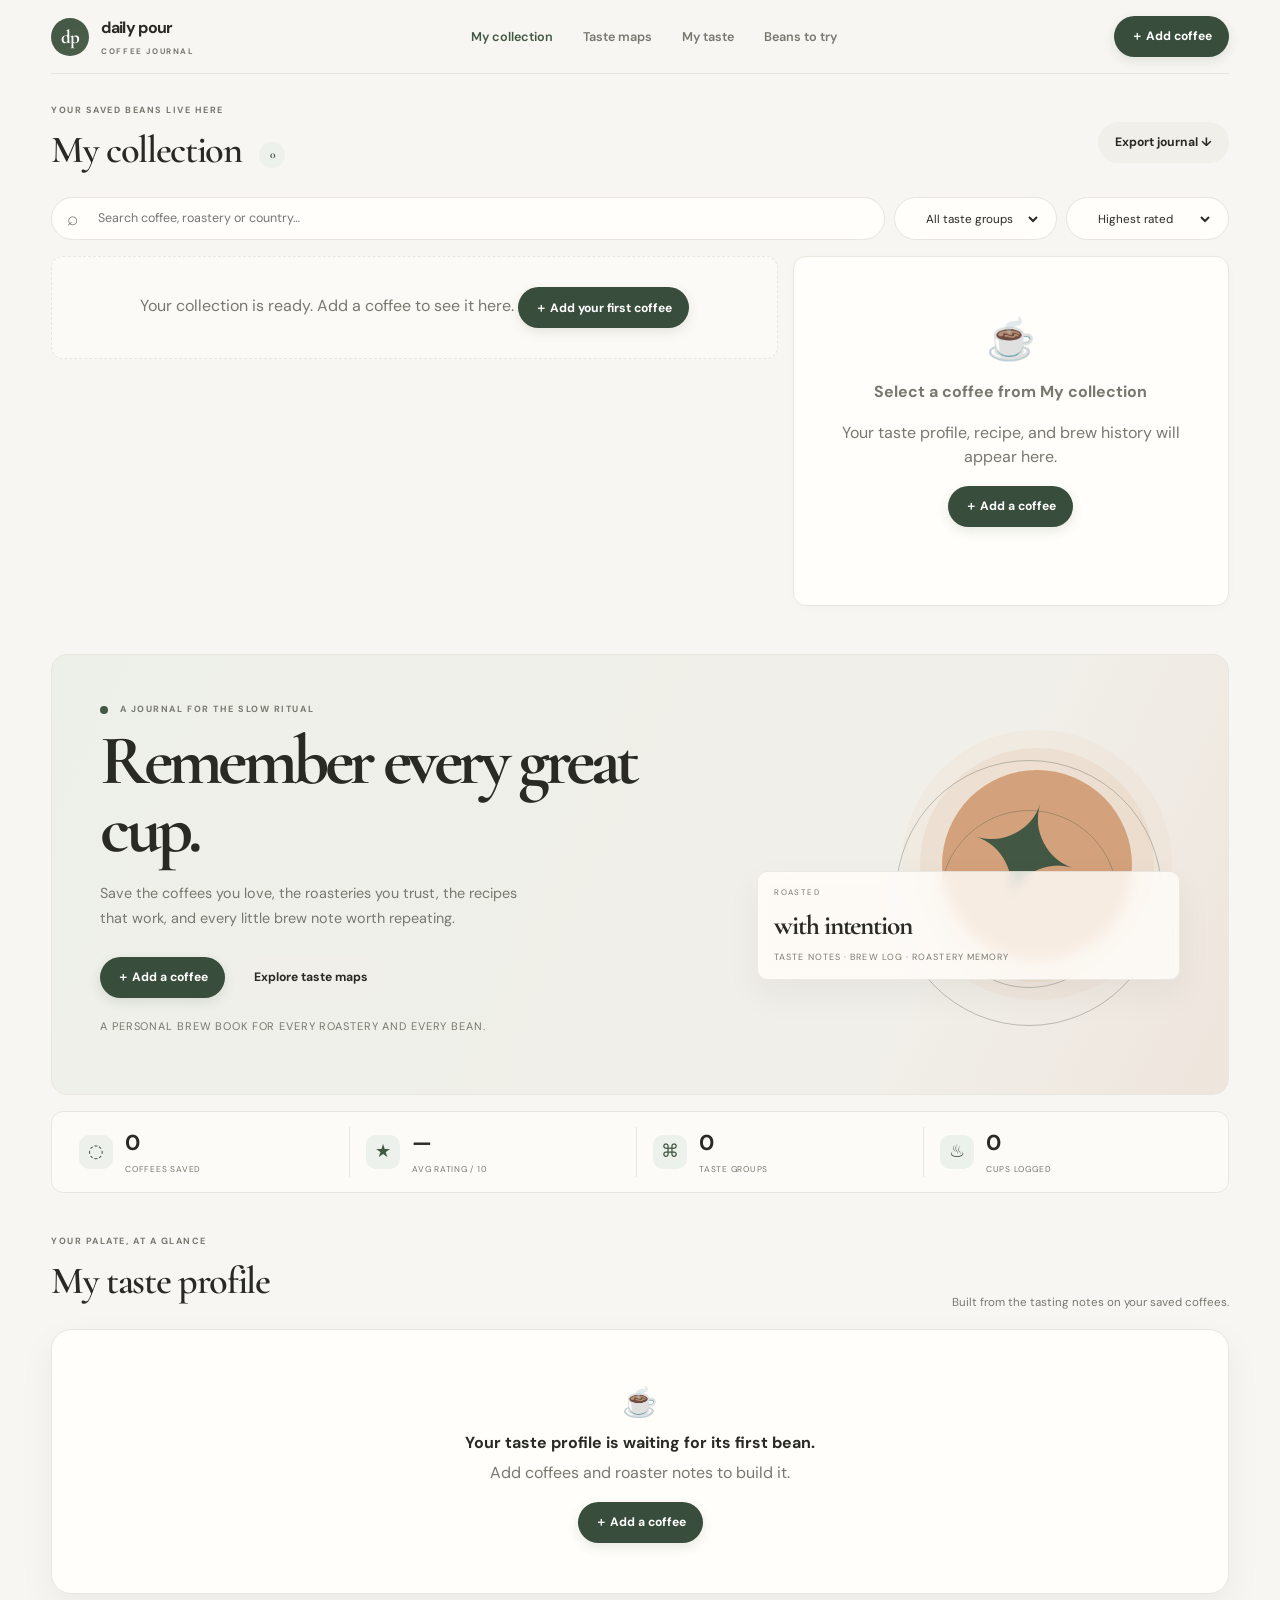
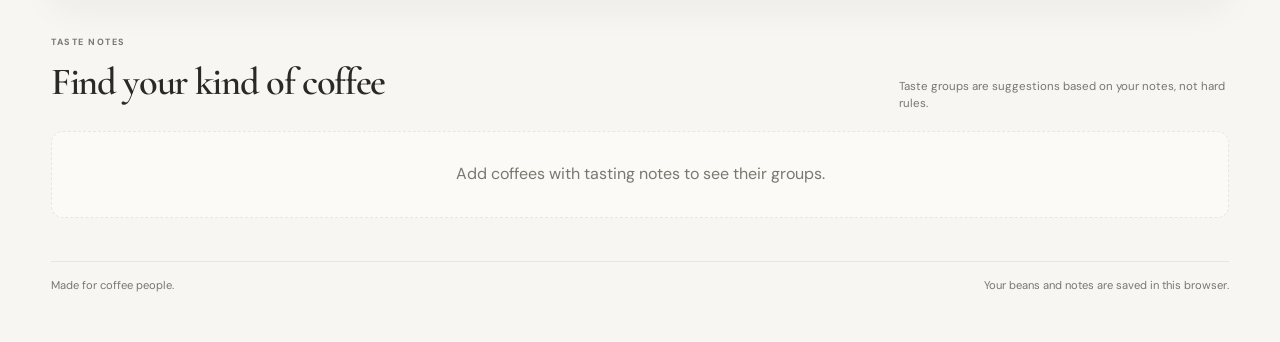
<file: index.html>
<!doctype html>
<html lang="en">
  <head>
    <meta charset="UTF-8" />
    <meta name="viewport" content="width=device-width, initial-scale=1" />
    <meta name="theme-color" content="#f3efe8" />
    <meta name="description" content="Daily Pour is a premium coffee journal for roasteries, tasting notes, recipes and brew history." />
    <title>Daily Pour | Coffee Journal</title>
    <link rel="preconnect" href="https://fonts.googleapis.com" />
    <link rel="preconnect" href="https://fonts.gstatic.com" crossorigin />
    <link href="https://fonts.googleapis.com/css2?family=DM+Sans:wght@400;500;600;700&family=Cormorant+Garamond:wght@500;600;700&display=swap" rel="stylesheet" />
    <link rel="stylesheet" href="styles.css?v=20261112" />
    <link rel="stylesheet" href="recipe.css?v=20261121" />
    <link rel="stylesheet" href="flow-enhancements.css?v=20261112" />
    <link rel="stylesheet" href="polish.css?v=20261112" />
    <link rel="stylesheet" href="drink-profile.css?v=20261112" />
  </head>
  <body>
    <div class="app-shell">
      <header class="topbar">
        <a class="brand" href="#top" aria-label="Daily Pour home"><span class="brand-mark">dp</span><span class="brand-copy">daily pour<small>coffee journal</small></span></a>
        <nav class="main-nav" aria-label="Main navigation"><a href="#library" class="nav-link active">My collection</a><a href="taste-profile.html" class="nav-link">Taste maps</a><a href="#tasteProfile" class="nav-link">My taste</a><a href="beans-to-try.html" class="nav-link">Beans to try</a></nav>
        <button id="addBeanButton" class="button button-dark">＋ Add coffee</button>
      </header>
      <main id="top">
        <section id="library" class="library-section collection-first">
          <div class="section-heading"><div><p class="eyebrow">your saved beans live here</p><h2>My collection <span id="visibleCount" class="count-bubble">0</span></h2></div><button id="exportButton" class="button button-light">Export journal ↓</button></div>
          <div class="toolbar"><label class="search-field"><span aria-hidden="true">⌕</span><input id="searchInput" type="search" placeholder="Search coffee, roastery or country…" aria-label="Search coffee library" /></label><label class="select-wrap"><span class="sr-only">Filter by taste group</span><select id="clusterFilter"><option value="all">All taste groups</option></select></label><label class="select-wrap"><span class="sr-only">Sort coffees</span><select id="sortSelect"><option value="rating">Highest rated</option><option value="recent">Recently added</option><option value="roast">Roast date</option><option value="name">Name A–Z</option></select></label></div>
          <div class="content-grid"><div id="beanGrid" class="bean-grid" aria-live="polite"></div><aside id="detailPanel" class="detail-panel" aria-live="polite"></aside></div>
        </section>
        <section class="hero"><div class="hero-copy"><p class="eyebrow"><span class="eyebrow-dot"></span> A journal for the slow ritual</p><h1>Remember every great cup.</h1><p class="hero-text">Save the coffees you love, the roasteries you trust, the recipes that work, and every little brew note worth repeating.</p><div class="hero-actions"><button id="introAddButton" class="button button-dark">＋ Add a coffee</button><a href="taste-profile.html" class="button button-light">Explore taste maps</a></div><p class="hero-note">A personal brew book for every roastery and every bean.</p></div><div class="hero-visual" aria-hidden="true"><div class="sun"></div><div class="ring ring-large"></div><div class="ring ring-small"></div><div class="bean-mark">✦</div><div class="hero-card"><span>roasted</span><strong>with intention</strong><small>taste notes · brew log · roastery memory</small></div></div></section>
        <section class="stats-row" aria-label="Coffee summary"><article class="stat"><span class="stat-icon">◌</span><div><strong id="beanCount">0</strong><small>coffees saved</small></div></article><article class="stat"><span class="stat-icon">★</span><div><strong id="avgRating">—</strong><small>avg rating / 10</small></div></article><article class="stat"><span class="stat-icon">⌘</span><div><strong id="clusterCount">0</strong><small>taste groups</small></div></article><article class="stat"><span class="stat-icon">♨</span><div><strong id="brewCount">0</strong><small>cups logged</small></div></article></section>
        <section id="tasteProfile" class="taste-profile-section"><div class="section-heading"><div><p class="eyebrow">your palate, at a glance</p><h2>My taste profile</h2></div><p class="section-note">Built from the tasting notes on your saved coffees.</p></div><div id="tasteOverview" class="taste-overview" aria-live="polite"></div></section>
        <section id="clusters" class="clusters-section"><div class="section-heading"><div><p class="eyebrow">taste notes</p><h2>Find your kind of coffee</h2></div><p class="section-note">Taste groups are suggestions based on your notes, not hard rules.</p></div><div id="clusterGrid" class="cluster-grid"></div></section>
        <footer class="site-footer"><span>Made for coffee people.</span><span>Your beans and notes are saved in this browser.</span></footer>
      </main>
    </div>
    <dialog id="beanDialog" class="dialog"><form id="beanForm" class="dialog-card"><div class="dialog-heading"><div><p class="eyebrow">new find</p><h2>Add a coffee</h2></div><button type="button" class="icon-button" data-close aria-label="Close">×</button></div><p class="form-hint">Search the roastery online, then keep the details you care about. German roasteries are fully supported.</p><div class="lookup-row"><label>Roastery name<input name="roaster" required maxlength="100" placeholder="e.g. Caffè Due Mani" /></label><label>City / region<input name="roasterLocation" maxlength="100" placeholder="e.g. Frankfurt am Main" /></label><button type="button" id="searchRoasteryButton" class="button button-light lookup-button">Search roastery ↗</button></div><p class="lookup-note">GitHub Pages cannot reliably scrape arbitrary sites from the browser. Search to verify its official site, then save the details you want to keep.</p><div class="form-grid"><label class="wide">Coffee / lot name<input name="name" required maxlength="100" placeholder="e.g. Hambela — Natural" /></label><label>Origin<input name="origin" maxlength="100" placeholder="e.g. Guji, Ethiopia" /></label><label>Roast date<input name="roastDate" type="date" /></label><label class="wide">Roaster's tasting notes<input name="profile" maxlength="200" placeholder="peach, jasmine, honey — separated by commas" /></label><label class="wide">Product / roastery page<input name="productUrl" type="url" placeholder="https://roastery.example/coffee (optional)" /></label><label>Roast level<select name="roastLevel"><option>Light</option><option>Light-medium</option><option selected>Medium</option><option>Medium-dark</option><option>Dark</option></select></label><label>Starting brew method<select name="method"><option selected>Espresso</option><option>Pour over</option><option>V60</option><option>AeroPress</option><option>French press</option><option>Clever dripper</option></select></label></div><p class="recipe-preview-note">A suggested starting recipe is made from roast, tasting notes and method. Shot-time guidance is a range to test—not a promise of perfect flavor.</p><div class="dialog-actions"><button type="button" class="button button-light" data-close>Cancel</button><button type="submit" class="button button-dark">Save coffee</button></div></form></dialog>
    <dialog id="brewDialog" class="dialog"><form id="brewForm" class="dialog-card"><div class="dialog-heading"><div><p class="eyebrow">dial in your next cup</p><h2>Recipe & brew log</h2></div><button type="button" class="icon-button" data-close aria-label="Close">×</button></div><p id="brewBeanName" class="form-hint"></p><div id="recipeSuggestion" class="recipe-suggestion" role="note"></div><p class="form-hint">Meraki: main brew pressure and group head temperature are fixed, so recipes use grams in/out, flow time, pre-infusion time and pressure, and grinder adjustments.</p><div class="form-grid"><label>Grams in (g)<input name="dose" type="number" min="1" max="100" step="0.1" required /></label><label>Grams out (g)<input name="output" type="number" min="1" max="500" step="0.1" required /></label><label>Grind (base grinder)<input name="grind" required maxlength="50" placeholder="e.g. 2 steps finer than before" /></label><label>Brew method<input name="method" required maxlength="50" placeholder="Espresso, V60…" /></label><label>Drink style<select name="drinkStyle"><option value="black">Espresso · black</option><option value="americano">Americano</option><option value="milk">Espresso · dairy milk</option><option value="oat">Espresso · oat milk</option><option value="icedmilk">Iced latte · dairy milk</option><option value="icedoat">Iced latte · oat milk</option></select></label><label>Pre-infusion time<input name="preInfusion" maxlength="40" placeholder="e.g. 8s" /></label><label>Pre-infusion pressure (bar)<input name="preInfusionPressure" maxlength="12" placeholder="e.g. 3" /></label><label>Flow time (s)<input name="targetFlowTime" maxlength="30" placeholder="e.g. 27–32" /><small class="field-help">Suggested from dose, yield, roast and notes. Timed from pump start, including pre-infusion.</small></label><label>Actual shot time (s)<input name="actualFlowTime" type="number" min="1" max="180" step="0.1" placeholder="Log after brewing" /><small class="field-help">Use the same pump-start-to-target convention as the target.</small></label><label class="wide rating-field">Cup rating <span class="rating-value"><output id="ratingOutput">Not rated</output><small> / 10</small></span><input name="rating" id="ratingInput" class="rating-range" type="range" min="0" max="10" step="0.5" value="8" /><span class="range-hint"><label class="unrated-toggle"><input id="unratedCheckbox" type="checkbox" checked /> Leave this cup unrated</label><span>0 = not for me · 10 = exceptional</span></span></label><label class="wide">Brew notes<textarea name="notes" rows="3" maxlength="500" placeholder="What did you taste? What will you change next time?"></textarea></label></div><div class="dialog-actions"><button type="button" class="button button-light" data-close>Cancel</button><button type="submit" class="button button-dark">Save latest recipe</button></div></form></dialog>
    <div id="toast" class="toast" role="status" aria-live="polite"></div><script src="script.js?v=20261121"></script><script src="flow-enhancements.js?v=20261121"></script><script src="recipe-advice.js?v=20261121"></script><script src="recipe-coach.js?v=20261121"></script>
  </body>
</html>
</file>
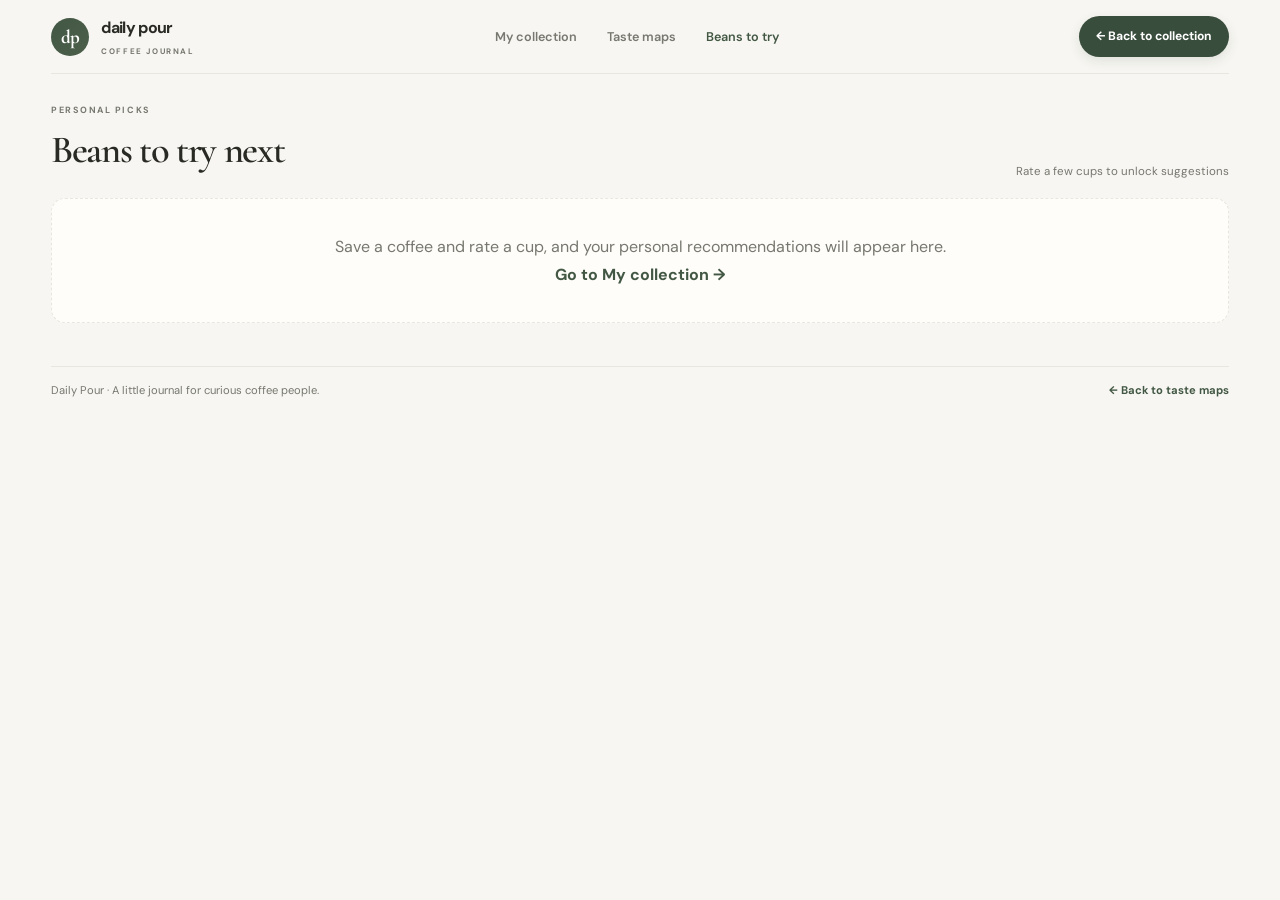
<file: beans-to-try.html>
<!doctype html>
<html lang="en">
  <head>
    <meta charset="UTF-8" />
    <meta name="viewport" content="width=device-width, initial-scale=1" />
    <meta name="theme-color" content="#f3efe8" />
    <meta name="description" content="Coffee bean styles to try next, based on the coffees you logged and rated, with shops to find them." />
    <title>Beans to try | Daily Pour</title>
    <link rel="preconnect" href="https://fonts.googleapis.com" />
    <link rel="preconnect" href="https://fonts.gstatic.com" crossorigin />
    <link href="https://fonts.googleapis.com/css2?family=DM+Sans:wght@400;500;600;700&family=Cormorant+Garamond:wght@500;600;700&display=swap" rel="stylesheet" />
    <link rel="stylesheet" href="styles.css?v=20261112" />
    <link rel="stylesheet" href="polish.css?v=20261112" />
    <link rel="stylesheet" href="taste-profile.css?v=20261112" />
    <link rel="stylesheet" href="taste-polish.css?v=20261118" />
  </head>
  <body>
    <div class="app-shell taste-shell">
      <header class="topbar">
        <a class="brand" href="./index.html" aria-label="Daily Pour home"><span class="brand-mark">dp</span><span class="brand-copy">daily pour<small>coffee journal</small></span></a>
        <nav class="main-nav" aria-label="Main navigation"><a href="./index.html#library" class="nav-link">My collection</a><a href="taste-profile.html" class="nav-link">Taste maps</a><a href="beans-to-try.html" class="nav-link active" aria-current="page">Beans to try</a></nav>
        <a class="button button-dark" href="./index.html#library">← Back to collection</a>
      </header>
      <main>
        <section class="recommend-section page-intro" aria-labelledby="picks-heading"><div class="section-heading"><div><p class="eyebrow">PERSONAL PICKS</p><h2 id="picks-heading">Beans to try next</h2></div><p id="recommendCount" class="section-note"></p></div><div id="allPicks" aria-live="polite"></div></section>
        <footer class="site-footer"><span>Daily Pour · A little journal for curious coffee people.</span><a href="taste-profile.html">← Back to taste maps</a></footer>
      </main>
    </div>
    <script src="recommendations.js?v=20261118"></script>
  </body>
</html>
</file>
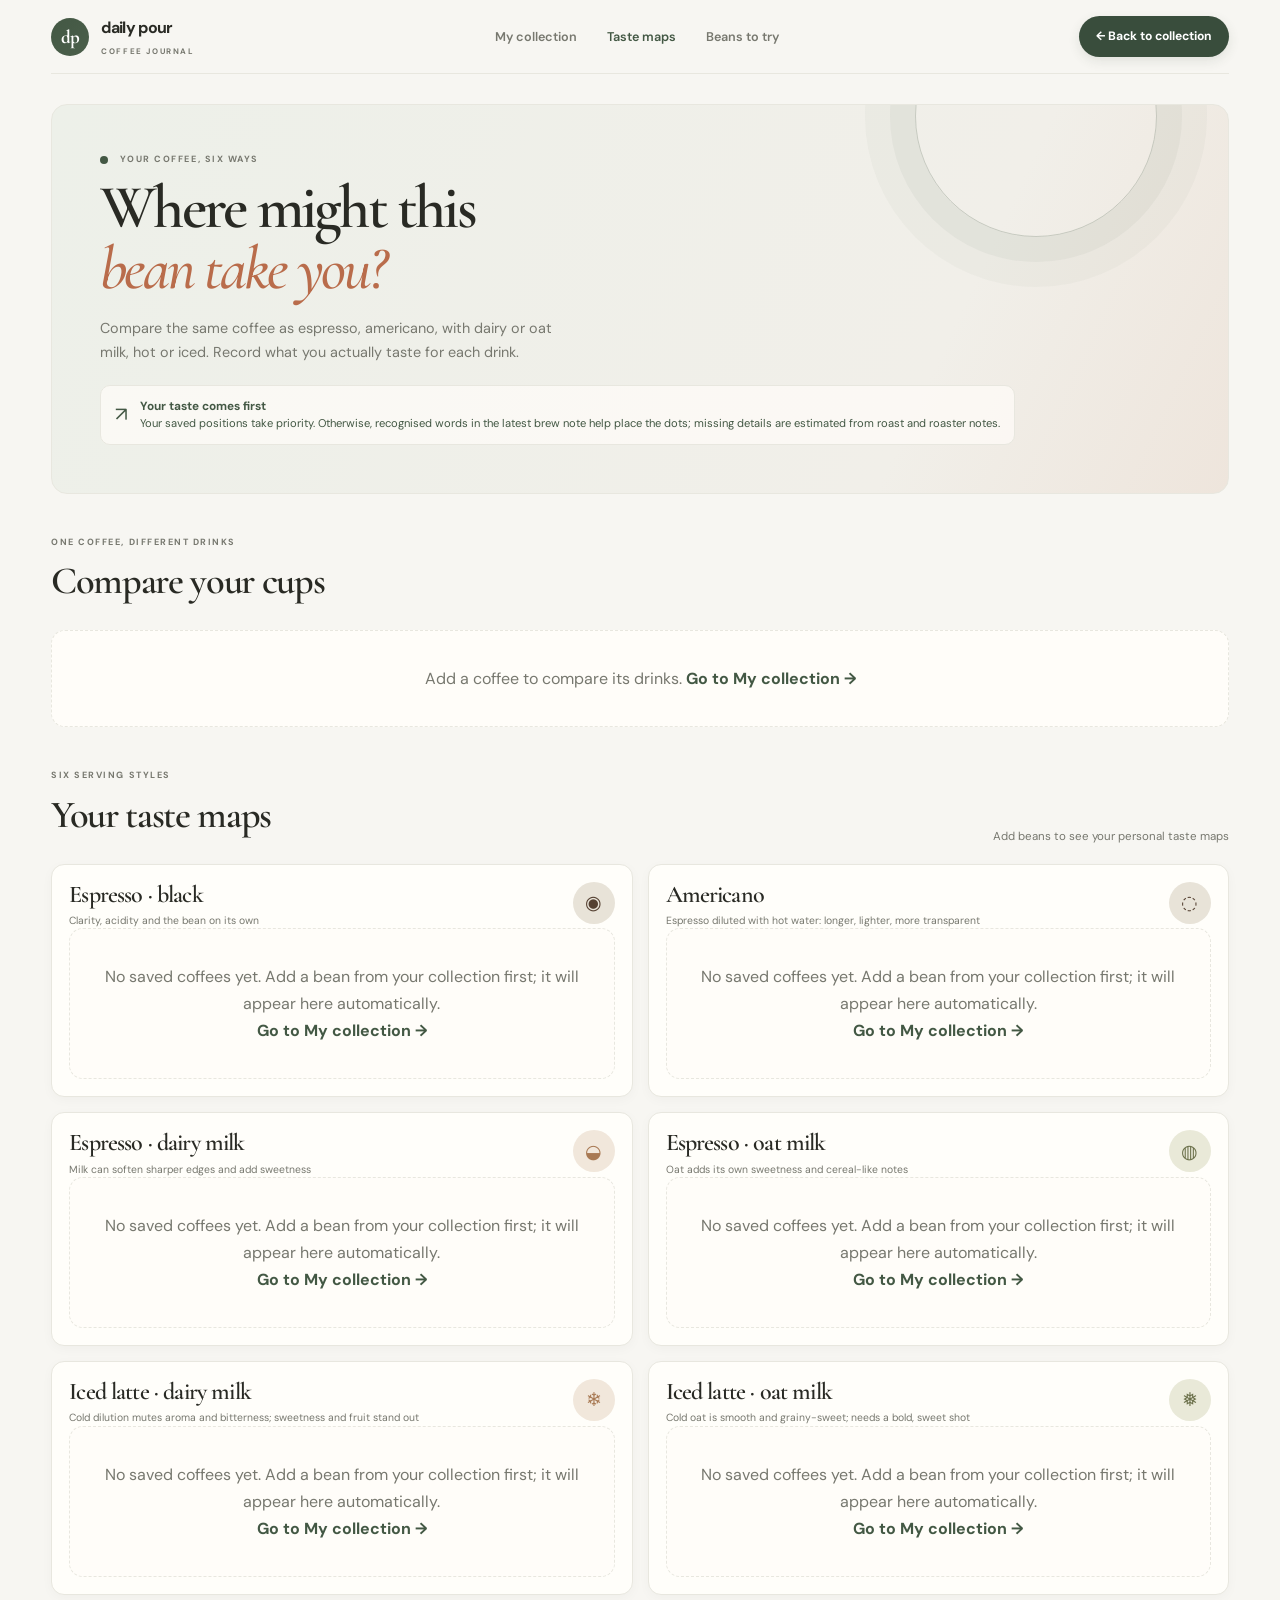
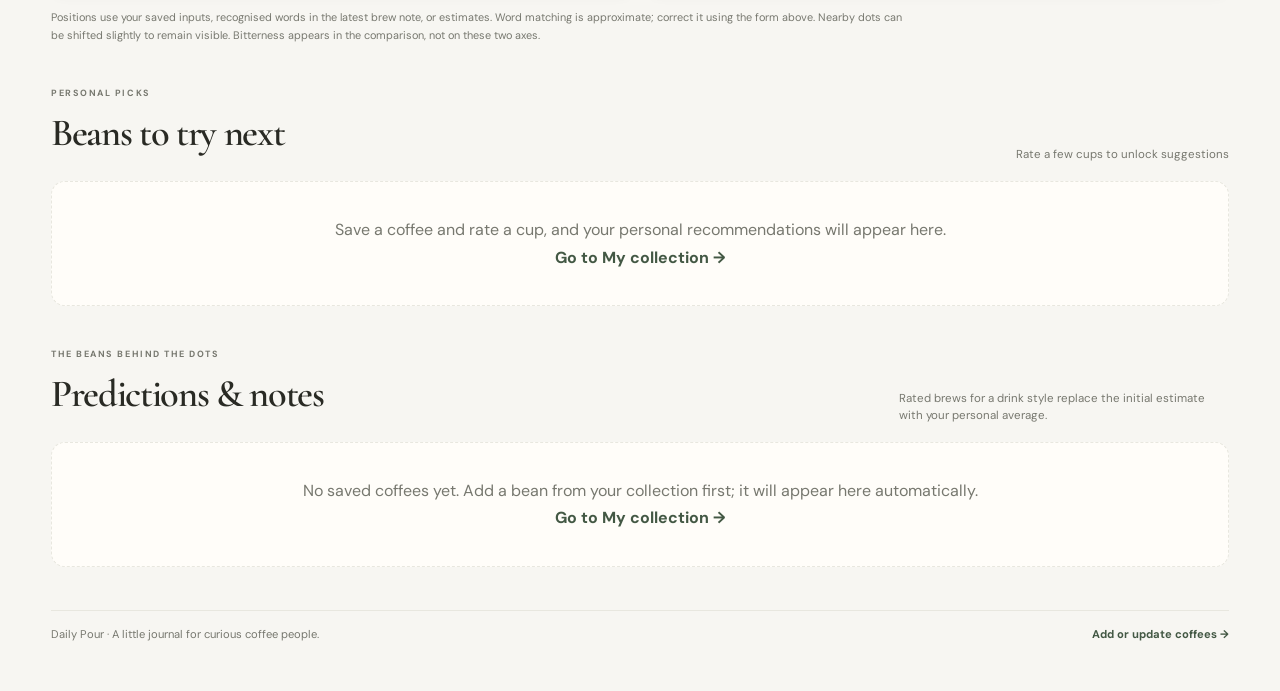
<file: taste-profile.html>
<!doctype html>
<html lang="en">
  <head>
    <meta charset="UTF-8" />
    <meta name="viewport" content="width=device-width, initial-scale=1" />
    <meta name="theme-color" content="#f3efe8" />
    <meta name="description" content="Explore how your saved coffees may taste as espresso, with dairy milk, and with oat milk." />
    <title>Taste Maps | Daily Pour</title>
    <link rel="preconnect" href="https://fonts.googleapis.com" />
    <link rel="preconnect" href="https://fonts.gstatic.com" crossorigin />
    <link href="https://fonts.googleapis.com/css2?family=DM+Sans:wght@400;500;600;700&family=Cormorant+Garamond:wght@500;600;700&display=swap" rel="stylesheet" />
    <link rel="stylesheet" href="styles.css?v=20261112" />
    <link rel="stylesheet" href="polish.css?v=20261112" />
    <link rel="stylesheet" href="taste-profile.css?v=20261117" />
    <link rel="stylesheet" href="taste-polish.css?v=20261119" />
  </head>
  <body>
    <div class="app-shell taste-shell">
      <header class="topbar">
        <a class="brand" href="./index.html" aria-label="Daily Pour home"><span class="brand-mark">dp</span><span class="brand-copy">daily pour<small>coffee journal</small></span></a>
        <nav class="main-nav" aria-label="Main navigation"><a href="./index.html#library" class="nav-link">My collection</a><a href="taste-profile.html" class="nav-link active" aria-current="page">Taste maps</a><a href="beans-to-try.html" class="nav-link">Beans to try</a></nav>
        <a class="button button-dark" href="./index.html#library">← Back to collection</a>
      </header>
      <main>
        <section class="taste-hero"><p class="eyebrow"><span class="eyebrow-dot"></span> YOUR COFFEE, SIX WAYS</p><h1>Where might this<br /><em>bean take you?</em></h1><p>Compare the same coffee as espresso, americano, with dairy or oat milk, hot or iced. Record what you actually taste for each drink.</p><div class="source-note"><span>↗</span><span><strong>Your taste comes first</strong><br />Your saved positions take priority. Otherwise, recognised words in the latest brew note help place the dots; missing details are estimated from roast and roaster notes.</span></div></section>
        <section class="taste-comparison-section" aria-labelledby="compare-heading"><div class="section-heading"><div><p class="eyebrow">ONE COFFEE, DIFFERENT DRINKS</p><h2 id="compare-heading">Compare your cups</h2></div></div><div id="tasteComparison"></div></section>
        <section class="map-section" aria-labelledby="map-heading"><div class="section-heading map-section-heading"><div><p class="eyebrow">SIX SERVING STYLES</p><h2 id="map-heading">Your taste maps</h2></div><p id="mapCount" class="section-note"></p></div><div id="profileMaps" class="profile-maps" aria-live="polite"></div><p class="map-footnote">Positions use your saved inputs, recognised words in the latest brew note, or estimates. Word matching is approximate; correct it using the form above. Nearby dots can be shifted slightly to remain visible. Bitterness appears in the comparison, not on these two axes.</p></section>
        <section id="recommendations" class="recommend-section" aria-labelledby="recommend-heading"><div class="section-heading"><div><p class="eyebrow">PERSONAL PICKS</p><h2 id="recommend-heading">Beans to try next</h2></div><p id="recommendCount" class="section-note"></p></div><div id="recommendList" aria-live="polite"></div></section>
        <section class="bean-predictions-section"><div class="section-heading"><div><p class="eyebrow">THE BEANS BEHIND THE DOTS</p><h2>Predictions & notes</h2></div><p class="section-note">Rated brews for a drink style replace the initial estimate with your personal average.</p></div><div id="predictionList" class="prediction-list"></div></section>
        <footer class="site-footer"><span>Daily Pour · A little journal for curious coffee people.</span><a href="./index.html#library">Add or update coffees →</a></footer>
      </main>
    </div>
    <script src="remove-samples.js"></script>
    <script src="taste-profile.js?v=20261120"></script>
    <script src="recommendations.js?v=20261118"></script>
  </body>
</html>
</file>
<file: styles.css>
:root {
  color-scheme: light;
  --paper: #f5f1eb;
  --paper-soft: #efe8e0;
  --card: #fffdf9;
  --ink: #231d1b;
  --muted: #736864;
  --line: #e7dfd8;
  --olive: #3f4b3f;
  --olive-soft: #e5ece3;
  --gold: #b98042;
  --rust: #b76543;
  --shadow: 0 18px 48px rgba(35, 29, 27, 0.08);
}

* {
  box-sizing: border-box;
}

html {
  scroll-behavior: smooth;
  scroll-padding-top: 20px;
}

body {
  margin: 0;
  background: linear-gradient(180deg, #f7f4f0 0%, #f1e8e1 100%);
  color: var(--ink);
  font-family: "DM Sans", sans-serif;
  -webkit-font-smoothing: antialiased;
}

button,
input,
select,
textarea {
  font: inherit;
}

button {
  cursor: pointer;
}

button,
a {
  transition: transform 0.15s ease, opacity 0.15s ease;
}

button:hover,
a:hover {
  transform: translateY(-1px);
}

.app-shell {
  max-width: 1280px;
  margin: 0 auto;
  padding: 0 56px 48px;
}

.topbar {
  display: flex;
  align-items: center;
  justify-content: space-between;
  gap: 24px;
  min-height: 88px;
  border-bottom: 1px solid var(--line);
}

.brand {
  display: flex;
  align-items: center;
  gap: 12px;
  text-decoration: none;
  color: var(--ink);
}

.brand-mark {
  display: grid;
  place-items: center;
  width: 42px;
  height: 42px;
  border-radius: 12px;
  background: linear-gradient(135deg, var(--olive) 0%, #4b5f4b 100%);
  color: #fff;
  font-size: 1.1rem;
  font-weight: 700;
  letter-spacing: -0.05em;
}

.brand-copy {
  display: block;
  font-size: 1.1rem;
  font-weight: 700;
  letter-spacing: -0.04em;
  text-transform: lowercase;
}

.brand-copy small {
  display: block;
  font-size: 8px;
  letter-spacing: 0.2em;
  text-transform: uppercase;
  color: var(--muted);
  margin-top: 4px;
}

.main-nav {
  display: flex;
  align-items: center;
  gap: 28px;
}

.nav-link {
  text-decoration: none;
  color: var(--muted);
  font-weight: 600;
}

.nav-link.active,
.nav-link:hover {
  color: var(--olive);
}

.button {
  border: 0;
  border-radius: 10px;
  padding: 12px 18px;
  text-decoration: none;
  font-weight: 700;
  display: inline-flex;
  align-items: center;
  justify-content: center;
}

.button-dark {
  background: var(--olive);
  color: #fff;
}

.button-light {
  background: #f1ece6;
  color: var(--ink);
}

.hero {
  display: grid;
  grid-template-columns: 1.15fr 0.85fr;
  align-items: center;
  gap: 24px;
  background: linear-gradient(135deg, #e9ede4 0%, #efebe5 100%);
  border: 1px solid var(--line);
  border-radius: 22px;
  padding: 46px 54px;
  margin-top: 24px;
  overflow: hidden;
}

.eyebrow {
  margin: 0 0 10px;
  font-size: 9px;
  font-weight: 700;
  letter-spacing: 0.17em;
  text-transform: uppercase;
  color: var(--muted);
}

.eyebrow-dot {
  display: inline-block;
  width: 8px;
  height: 8px;
  margin-right: 8px;
  background: var(--olive);
  border-radius: 50%;
  vertical-align: middle;
}

.hero h1 {
  margin: 0;
  font-family: "Cormorant Garamond", serif;
  font-size: clamp(3.3rem, 6vw, 5.5rem);
  line-height: 0.96;
  letter-spacing: -0.065em;
}

.hero-text {
  max-width: 520px;
  margin: 18px 0 0;
  color: var(--muted);
  line-height: 1.75;
  font-size: 1rem;
}

.hero-actions {
  display: flex;
  align-items: center;
  gap: 12px;
  margin-top: 26px;
  flex-wrap: wrap;
}

.hero-note {
  margin-top: 20px;
  color: var(--muted);
  font-size: 11px;
  letter-spacing: 0.08em;
  text-transform: uppercase;
}

.hero-visual {
  position: relative;
  min-height: 300px;
  display: flex;
  align-items: center;
  justify-content: center;
}

.sun {
  position: absolute;
  right: 40px;
  top: 20px;
  width: 230px;
  height: 230px;
  border-radius: 50%;
  background: #d8a57a;
  box-shadow: 0 0 0 22px rgba(216, 165, 122, 0.15), 0 0 0 40px rgba(216, 165, 122, 0.07);
}

.ring {
  position: absolute;
  border: 1px solid rgba(63, 75, 63, 0.3);
  border-radius: 50%;
}

.ring-large {
  width: 310px;
  height: 310px;
  right: 2px;
  top: 10px;
}

.ring-small {
  width: 210px;
  height: 210px;
  right: 62px;
  top: 60px;
}

.bean-mark {
  position: absolute;
  right: 104px;
  top: 48px;
  font-size: 10rem;
  line-height: 1;
  color: var(--olive);
  transform: rotate(18deg);
}

.hero-card {
  position: absolute;
  right: 0;
  bottom: 20px;
  left: 26px;
  background: rgba(255, 253, 249, 0.82);
  backdrop-filter: blur(6px);
  border: 1px solid rgba(35, 29, 27, 0.08);
  border-radius: 14px;
  padding: 16px 18px;
  box-shadow: var(--shadow);
}

.hero-card span {
  display: block;
  font-size: 8px;
  letter-spacing: 0.18em;
  text-transform: uppercase;
  color: var(--muted);
}

.hero-card strong {
  display: block;
  font-size: 1.7rem;
  font-family: "Cormorant Garamond", serif;
  letter-spacing: -0.04em;
  margin: 6px 0 4px;
}

.hero-card small {
  display: block;
  color: var(--muted);
  font-size: 9px;
  letter-spacing: 0.12em;
  text-transform: uppercase;
}

.stats-row {
  display: grid;
  grid-template-columns: repeat(4, minmax(0, 1fr));
  gap: 18px;
  background: rgba(255, 253, 249, 0.8);
  border: 1px solid var(--line);
  border-radius: 16px;
  padding: 18px 22px;
  margin-top: 22px;
}

.stat {
  display: flex;
  align-items: center;
  gap: 12px;
  padding: 0 12px;
  border-right: 1px solid var(--line);
}

.stat:last-child {
  border-right: 0;
}

.stat-icon {
  display: grid;
  place-items: center;
  width: 34px;
  height: 34px;
  border-radius: 10px;
  background: var(--olive-soft);
  color: var(--olive);
  font-size: 1.1rem;
}

.stat strong {
  display: block;
  font-size: 1.65rem;
  letter-spacing: -0.06em;
}

.stat small {
  display: block;
  margin-top: 3px;
  color: var(--muted);
  font-size: 8px;
  letter-spacing: 0.12em;
  text-transform: uppercase;
}

.library-section,
.clusters-section {
  margin-top: 52px;
}

.section-heading {
  display: flex;
  align-items: flex-end;
  justify-content: space-between;
  gap: 14px;
  margin-bottom: 18px;
}

.section-heading h2 {
  margin: 0;
  font-size: clamp(2rem, 3vw, 3rem);
  letter-spacing: -0.06em;
}

.count-bubble {
  display: inline-block;
  min-width: 30px;
  height: 30px;
  border-radius: 999px;
  background: var(--olive-soft);
  color: var(--olive);
  font-size: 0.72rem;
  font-weight: 700;
  padding: 7px 9px;
  text-align: center;
  margin-left: 10px;
  vertical-align: middle;
}

.toolbar {
  display: flex;
  gap: 12px;
  margin-bottom: 16px;
}

.search-field,
.select-wrap {
  display: flex;
  align-items: center;
  height: 46px;
  background: rgba(255, 253, 249, 0.82);
  border: 1px solid var(--line);
  border-radius: 11px;
}

.search-field {
  flex: 1;
  padding: 0 14px;
  gap: 8px;
  color: var(--muted);
  font-size: 1.2rem;
}

.search-field input {
  width: 100%;
  border: none;
  outline: none;
  background: transparent;
  color: var(--ink);
  font-size: 0.9rem;
}

.select-wrap {
  min-width: 180px;
  padding: 0 12px;
}

.select-wrap select {
  width: 100%;
  border: none;
  background: transparent;
  color: var(--ink);
  font-size: 0.8rem;
  outline: none;
}

.content-grid {
  display: grid;
  grid-template-columns: minmax(0, 1.2fr) minmax(320px, 0.8fr);
  gap: 18px;
  align-items: start;
}

.bean-grid {
  display: grid;
  grid-template-columns: repeat(2, minmax(0, 1fr));
  gap: 14px;
}

.bean-card {
  background: rgba(255, 253, 249, 0.82);
  border: 1px solid var(--line);
  border-radius: 15px;
  padding: 16px;
  box-shadow: 0 12px 24px rgba(35, 29, 27, 0.02);
  cursor: pointer;
  transition: transform 0.15s ease, border-color 0.15s ease, box-shadow 0.15s ease;
}

.bean-card:hover {
  transform: translateY(-2px);
  border-color: rgba(63, 75, 63, 0.22);
  box-shadow: var(--shadow);
}

.bean-card.is-selected {
  border-color: rgba(63, 75, 63, 0.42);
  box-shadow: 0 0 0 1px rgba(63, 75, 63, 0.25);
}

.bean-topline,
.bean-bottomline {
  display: flex;
  align-items: center;
  justify-content: space-between;
  gap: 8px;
}

.origin-label {
  color: var(--muted);
  font-size: 9px;
  letter-spacing: 0.09em;
  text-transform: uppercase;
}

.favorite-button {
  background: transparent;
  border: 0;
  color: #8d7d75;
  font-size: 18px;
  line-height: 1;
  padding: 0;
}

.favorite-button.is-favorite {
  color: var(--gold);
}

.bean-card h3 {
  margin: 16px 0 4px;
  font-size: 1.12rem;
  letter-spacing: -0.04em;
}

.bean-roaster {
  color: var(--muted);
  font-size: 0.76rem;
}

.profile-tags {
  display: flex;
  flex-wrap: wrap;
  gap: 6px;
  margin-top: 14px;
  min-height: 28px;
}

.tag {
  display: inline-flex;
  align-items: center;
  padding: 5px 8px;
  border-radius: 999px;
  background: #f1efe9;
  color: var(--olive);
  font-size: 9px;
  font-weight: 700;
  letter-spacing: 0.04em;
}

.bean-bottomline {
  margin-top: 14px;
  color: var(--muted);
  font-size: 0.7rem;
}

.cluster-label {
  color: var(--olive);
  font-weight: 700;
}

.rating-label {
  color: var(--gold);
  font-weight: 700;
}

.detail-panel {
  position: sticky;
  top: 12px;
  background: rgba(255, 253, 249, 0.82);
  border: 1px solid var(--line);
  border-radius: 16px;
  padding: 22px;
  min-height: 350px;
}

.detail-empty {
  display: grid;
  place-items: center;
  min-height: 280px;
  text-align: center;
  color: var(--muted);
}

.empty-cup {
  font-size: 2.5rem;
  margin-bottom: 10px;
}

.detail-title {
  display: flex;
  justify-content: space-between;
  gap: 12px;
  align-items: flex-start;
}

.detail-title h3 {
  margin: 0 0 6px;
  font-size: 1.9rem;
  letter-spacing: -0.06em;
}

.detail-title p {
  margin: 0;
  color: var(--muted);
  font-size: 0.72rem;
}

.detail-actions {
  display: flex;
  gap: 6px;
}

.icon-button {
  width: 32px;
  height: 32px;
  display: grid;
  place-items: center;
  border: 1px solid var(--line);
  border-radius: 8px;
  background: transparent;
  color: var(--ink);
  font-size: 18px;
}

.detail-rating {
  margin-top: 14px;
  color: var(--gold);
  font-size: 0.76rem;
  font-weight: 700;
}

.detail-section {
  margin-top: 18px;
  padding-top: 18px;
  border-top: 1px solid var(--line);
}

.detail-section h4 {
  margin: 0 0 10px;
  font-size: 9px;
  letter-spacing: 0.16em;
  text-transform: uppercase;
  color: var(--muted);
}

.taste-copy {
  margin: 12px 0 0;
  font-size: 0.78rem;
  line-height: 1.7;
  color: var(--muted);
}

.recipe-metrics {
  display: grid;
  grid-template-columns: repeat(3, minmax(0, 1fr));
  gap: 8px;
}

.recipe-metric {
  background: #f5f2ee;
  border-radius: 10px;
  padding: 10px 9px;
  min-height: 68px;
}

.recipe-metric small {
  display: block;
  margin-bottom: 8px;
  color: var(--muted);
  font-size: 8px;
  letter-spacing: 0.1em;
  text-transform: uppercase;
}

.recipe-metric strong {
  font-size: 0.82rem;
}

.recipe-empty {
  margin: 0;
  color: var(--muted);
  line-height: 1.6;
  font-size: 0.8rem;
}

.brew-history {
  display: grid;
  gap: 8px;
}

.brew-entry {
  background: #f5f2ee;
  border-radius: 10px;
  padding: 10px 11px;
}

.brew-entry-top {
  display: flex;
  justify-content: space-between;
  gap: 8px;
  color: var(--ink);
  font-size: 0.7rem;
  font-weight: 700;
}

.brew-entry p {
  margin: 7px 0 0;
  color: var(--muted);
  font-size: 0.75rem;
  line-height: 1.5;
}

.detail-footer {
  display: flex;
  align-items: center;
  flex-wrap: wrap;
  gap: 10px;
  margin-top: 16px;
}

.small-button {
  padding: 10px 14px;
  font-size: 0.7rem;
}

.text-link {
  font-size: 0.67rem;
  color: var(--olive);
  text-decoration: none;
  font-weight: 700;
}

.section-note {
  margin: 0;
  color: var(--muted);
  max-width: 330px;
  font-size: 0.72rem;
  line-height: 1.5;
}

.cluster-grid {
  display: grid;
  grid-template-columns: repeat(auto-fit, minmax(190px, 1fr));
  gap: 14px;
}

.cluster-card {
  background: rgba(255, 253, 249, 0.82);
  border: 1px solid var(--line);
  border-radius: 14px;
  padding: 18px;
}

.cluster-card h3 {
  margin: 6px 0 8px;
  font-family: "Cormorant Garamond", serif;
  font-size: 2rem;
  letter-spacing: -0.06em;
}

.cluster-card p {
  margin: 0;
  color: var(--muted);
  line-height: 1.55;
  font-size: 0.75rem;
}

.cluster-card footer {
  display: flex;
  align-items: center;
  justify-content: space-between;
  gap: 8px;
  padding-top: 12px;
  margin-top: 14px;
  border-top: 1px solid var(--line);
  color: var(--olive);
  font-size: 0.68rem;
  font-weight: 700;
}

.cluster-card button {
  border: 0;
  background: transparent;
  color: var(--olive);
  font-weight: 700;
  font-size: 0.68rem;
  padding: 0;
}

.site-footer {
  margin-top: 54px;
  padding-top: 18px;
  border-top: 1px solid var(--line);
  display: flex;
  justify-content: space-between;
  gap: 12px;
  color: var(--muted);
  font-size: 0.7rem;
}

.dialog {
  width: min(580px, calc(100% - 28px));
  padding: 0;
  border: 0;
  border-radius: 16px;
  background: var(--card);
  box-shadow: 0 32px 90px rgba(23, 21, 18, 0.2);
}

.dialog::backdrop {
  background: rgba(25, 22, 19, 0.55);
  backdrop-filter: blur(3px);
}

.dialog-card {
  max-height: 88vh;
  overflow: auto;
  padding: 24px;
}

.dialog-heading {
  display: flex;
  align-items: flex-start;
  justify-content: space-between;
  gap: 12px;
}

.dialog-heading h2 {
  margin: 0;
  font-size: 2rem;
  letter-spacing: -0.06em;
}

.form-hint {
  margin: 10px 0 18px;
  color: var(--muted);
  font-size: 0.74rem;
  line-height: 1.6;
}

.lookup-row {
  display: grid;
  grid-template-columns: 1fr 1fr auto;
  gap: 12px;
  align-items: end;
}

.lookup-note {
  margin: 12px 0 18px;
  color: var(--muted);
  font-size: 0.68rem;
  line-height: 1.6;
}

.lookup-button {
  min-height: 44px;
}

.form-grid {
  display: grid;
  grid-template-columns: 1fr 1fr;
  gap: 12px;
}

.form-grid label,
.lookup-row label {
  display: flex;
  flex-direction: column;
  gap: 6px;
  color: var(--muted);
  font-size: 0.68rem;
  font-weight: 700;
  letter-spacing: 0.04em;
  text-transform: uppercase;
}

.form-grid label.wide,
.lookup-row label.full {
  grid-column: 1 / -1;
}

input,
select,
textarea {
  width: 100%;
  border: 1px solid var(--line);
  border-radius: 10px;
  background: rgba(255, 253, 249, 0.9);
  color: var(--ink);
  padding: 11px 12px;
  outline: none;
}

input:focus,
select:focus,
textarea:focus {
  border-color: rgba(63, 75, 63, 0.5);
}

textarea {
  resize: vertical;
}

.dialog-actions {
  display: flex;
  justify-content: flex-end;
  gap: 8px;
  margin-top: 20px;
}

.rating-picker {
  display: flex;
  gap: 4px;
  align-items: center;
  margin-top: 2px;
}

.rating-picker button {
  border: 0;
  background: transparent;
  color: var(--gold);
  font-size: 1.7rem;
  line-height: 1;
  padding: 0;
}

.toast {
  position: fixed;
  left: 50%;
  bottom: 22px;
  transform: translate(-50%, 20px);
  opacity: 0;
  min-width: 180px;
  background: rgba(35, 29, 27, 0.95);
  color: white;
  font-size: 0.72rem;
  padding: 11px 14px;
  border-radius: 10px;
  transition: opacity 0.2s ease, transform 0.2s ease;
  pointer-events: none;
  z-index: 50;
}

.toast.visible {
  opacity: 1;
  transform: translate(-50%, 0);
}

.empty-results {
  grid-column: 1 / -1;
  border: 1px dashed var(--line);
  border-radius: 14px;
  background: rgba(255, 253, 249, 0.6);
  padding: 30px;
  text-align: center;
  color: var(--muted);
}

.sr-only {
  position: absolute;
  width: 1px;
  height: 1px;
  padding: 0;
  margin: -1px;
  overflow: hidden;
  clip: rect(0, 0, 0, 0);
  white-space: nowrap;
  border: 0;
}

:focus-visible {
  outline: 2px solid rgba(63, 75, 63, 0.7);
  outline-offset: 2px;
}

@media (max-width: 900px) {
  .app-shell {
    padding-left: 24px;
    padding-right: 24px;
  }

  .hero {
    grid-template-columns: 1fr;
  }

  .content-grid {
    grid-template-columns: 1fr;
  }

  .detail-panel {
    position: static;
  }
}

@media (max-width: 700px) {
  .topbar {
    min-height: 74px;
  }

  .main-nav {
    display: none;
  }

  .hero {
    padding: 28px 24px;
  }

  .stats-row {
    grid-template-columns: repeat(2, minmax(0, 1fr));
  }

  .stat {
    border-right: 0;
  }

  .toolbar {
    flex-wrap: wrap;
  }

  .search-field {
    flex-basis: 100%;
  }

  .select-wrap {
    flex: 1;
  }

  .bean-grid {
    grid-template-columns: 1fr;
  }

  .lookup-row,
  .form-grid {
    grid-template-columns: 1fr;
  }

  .site-footer {
    flex-direction: column;
  }
}
</file>
<file: recipe.css>
.field-help{display:block;color:#736864;font-size:.62rem;font-weight:400;letter-spacing:0;text-transform:none;line-height:1.45}.recipe-metric strong{overflow-wrap:anywhere}.detail-section .recipe-metrics{grid-template-columns:repeat(3,minmax(0,1fr))}@media(max-width:580px){.detail-section .recipe-metrics{grid-template-columns:repeat(2,minmax(0,1fr))}}
.recipe-coach { padding: 12px; border: 1px solid #e3e7dd; border-radius: 10px; background: #f3f6f0; color: var(--ink); font-size: .75rem; line-height: 1.55; }
.recipe-coach p { margin: 0 0 8px; overflow-wrap: anywhere; }
.recipe-coach p:last-child { margin-bottom: 0; }
.recipe-coach a { color: var(--olive); font-weight: 700; }
.recipe-coach .coach-label { color: var(--muted); font-weight: 700; }
#recipeCoachDialog { margin: 12px 0; }
.coach-reference { margin-top: 12px; color: var(--muted); font-size: .72rem; line-height: 1.5; }
.coach-reference summary { cursor: pointer; color: var(--ink); font-weight: 700; }
.coach-form { display: grid; grid-template-columns: repeat(2, minmax(0, 1fr)); gap: 8px; }
.coach-form label { display: grid; gap: 4px; font-weight: 700; }
.coach-form input { width: 100%; min-width: 0; padding: 8px; border: 1px solid var(--line); border-radius: 6px; background: #fff; font: inherit; }
.coach-form button { grid-column: 1 / -1; justify-self: start; }
</file>
<file: flow-enhancements.css>
.collection-first{margin-top:24px}.collection-first .section-heading{margin-bottom:16px}.flow-visual-note{margin-top:9px;color:var(--muted);font-size:.64rem;line-height:1.55}.recipe-metric small{line-height:1.35}.flow-range{font-variant-numeric:tabular-nums}@media(max-width:700px){.collection-first{margin-top:18px}}
</file>
<file: polish.css>
/* Daily Pour visual refinement: warm, quiet, and easy to scan. */
:root {
  --paper: #f7f6f2;
  --card: #fffefa;
  --ink: #292a24;
  --muted: #77786f;
  --line: #e8e7df;
  --olive: #435844;
  --olive-soft: #edf1eb;
  --gold: #a97936;
  --rust: #b96c4b;
  --shadow: 0 14px 36px rgba(35, 40, 32, .055);
}
body { background: var(--paper); line-height: 1.55; }
.app-shell { max-width: 1320px; padding-left: clamp(18px, 4vw, 56px); padding-right: clamp(18px, 4vw, 56px); }
.topbar { position: sticky; top: 0; z-index: 20; min-height: 74px; gap: 20px; background: rgba(247,246,242,.94); backdrop-filter: blur(14px); border-bottom-color: var(--line); }
.brand-mark { width: 38px; height: 38px; border-radius: 50%; font-family: "Cormorant Garamond", serif; font-size: 19px; }
.brand-copy { font-size: 1rem; }
.main-nav { gap: clamp(14px, 2.4vw, 30px); }
.nav-link { font-size: .79rem; }
.button { min-height: 41px; border-radius: 999px; padding: 10px 17px; font-size: .76rem; }
.button-dark { background: #394d3c; box-shadow: 0 4px 12px rgba(56,75,59,.12); }
.button-dark:hover { background: #2f4132; }
.button-light { background: #f0efe9; }
.collection-first { margin-top: 30px; }
.collection-first .section-heading { align-items: center; margin-bottom: 17px; }
.section-heading h2 { font-family: "Cormorant Garamond", serif; font-weight: 600; font-size: clamp(2.1rem, 3vw, 2.65rem); letter-spacing: -.035em; }
.section-heading .eyebrow { margin-bottom: 3px; }
.count-bubble { background: var(--olive-soft); min-width: 26px; height: 26px; padding: 4px 8px; }
.toolbar { gap: 9px; margin-bottom: 16px; }
.search-field, .select-wrap { height: 43px; border-radius: 999px; background: var(--card); border-color: #e7e5dd; }
.search-field { padding-left: 15px; }
.search-field input { font-size: .78rem; }
.select-wrap { min-width: 152px; padding: 0 15px; }
.select-wrap select { font-size: .73rem; }
.content-grid { grid-template-columns: minmax(0, 1.18fr) minmax(330px, .82fr); gap: 15px; }
.bean-grid { gap: 11px; align-content: start; }
.bean-card { padding: 16px; min-height: 158px; border-radius: 12px; background: var(--card); border-color: var(--line); box-shadow: 0 3px 12px rgba(39,43,35,.02); }
.bean-card:hover { border-color: #b9c5b5; box-shadow: var(--shadow); }
.bean-card.is-selected { border-color: #748a73; box-shadow: inset 0 0 0 1px #748a73; }
.bean-card h3 { margin-top: 11px; font-size: 1.08rem; }
.bean-roaster { font-size: .72rem; }
.origin-label { font-size: .6rem; letter-spacing: .09em; }
.tag { padding: 4px 8px; background: #f1f2ed; font-size: .6rem; font-weight: 600; }
.bean-bottomline { font-size: .65rem; }
.detail-panel { border-radius: 13px; padding: 20px; background: var(--card); border-color: var(--line); box-shadow: 0 3px 12px rgba(39,43,35,.02); }
.detail-title h3 { font-family: "Cormorant Garamond", serif; font-size: 1.9rem; font-weight: 600; line-height: 1.05; }
.detail-section { margin-top: 15px; padding-top: 14px; }
.detail-section h4 { letter-spacing: .12em; }
.recipe-metrics { gap: 6px; }
.recipe-metric { min-height: 59px; padding: 9px 8px; border: 1px solid #eeece5; background: #f8f7f3; }
.recipe-metric small { margin-bottom: 5px; font-size: 7px; }
.recipe-metric strong { font-size: .75rem; overflow-wrap: anywhere; }
.brew-entry { border: 1px solid #eeece5; }
.hero { margin-top: 48px; padding: clamp(26px, 4.5vw, 48px); border-radius: 16px; background: linear-gradient(115deg,#edf0e9 0%,#f1efe9 74%,#eee5dc 100%); }
.hero h1 { font-size: clamp(3rem, 5.5vw, 4.7rem); }
.hero-text { font-size: .9rem; max-width: 420px; }
.hero-visual { min-height: 250px; }
.sun { width: 190px; height: 190px; right: 48px; background: #d3a27c; }
.ring-large { width: 266px; height: 266px; right: 18px; }
.ring-small { width: 178px; height: 178px; right: 62px; }
.bean-mark { right: 100px; top: 38px; font-size: 8.5rem; }
.hero-card { border-radius: 10px; padding: 14px 16px; }
.stats-row { margin-top: 16px; padding: 15px 17px; border-radius: 12px; gap: 6px; }
.stat { padding: 0 10px; }
.stat strong { font-size: 1.35rem; }
.stat small { font-size: .53rem; letter-spacing: .09em; }
.taste-profile-section, .clusters-section { margin-top: 42px; }
.cluster-card { border-radius: 11px; background: var(--card); padding: 16px; }
.cluster-card h3 { font-size: 1.7rem; }
.dialog { border-radius: 13px; }
.dialog-card { padding: clamp(18px, 4vw, 27px); }
.form-grid { gap: 13px; }
.form-grid input, .form-grid select, .form-grid textarea, .lookup-row input { border-radius: 8px; background: #fff; }
.site-footer { margin-top: 43px; padding-top: 15px; }
.empty-results { border-radius: 12px; }
@media (min-width: 1100px) { .collection-first .content-grid { grid-template-columns: minmax(0, 1.25fr) minmax(350px, .75fr); } }
@media (max-width: 900px) { .app-shell { padding-left: 24px; padding-right: 24px; } .content-grid { grid-template-columns: 1fr; } .detail-panel { position: static; } }
@media (max-width: 700px) {
  .app-shell { padding-left: 15px; padding-right: 15px; }
  .topbar { min-height: 66px; }
  .main-nav { display: none; }
  .collection-first { margin-top: 22px; }
  .collection-first .content-grid { grid-template-columns: 1fr; }
  .section-heading { flex-wrap: wrap; }
  .toolbar { flex-wrap: wrap; }
  .search-field { flex-basis: 100%; }
  .select-wrap { flex: 1; }
  .bean-grid { grid-template-columns: 1fr; }
  .lookup-row, .form-grid { grid-template-columns: 1fr; }
}
@media (prefers-reduced-motion: reduce) { *, *::before, *::after { scroll-behavior: auto !important; transition-duration: .01ms !important; }
}
.flow-visual-note { margin-top: 9px; color: var(--muted); font-size: .64rem; line-height: 1.55; }
.recipe-metric small { line-height: 1.3; }
.detail-section .recipe-metric { margin-top: 8px; }
.brew-entry .brewing-tip { margin-top: 8px; }

/* My taste profile (home page) */
.taste-overview { background: var(--card); border: 1px solid var(--line); border-radius: 20px; padding: 28px clamp(18px, 3vw, 34px); box-shadow: var(--shadow); }
.taste-overview-intro { display: flex; align-items: center; gap: 14px; margin-bottom: 22px; padding-bottom: 20px; border-bottom: 1px solid var(--line); }
.taste-overview-intro strong { display: block; font-family: "Cormorant Garamond", serif; font-size: 1.5rem; font-weight: 600; line-height: 1.2; }
.taste-overview-intro p { margin: 2px 0 0; color: var(--muted); font-size: .82rem; }
.taste-overview-icon { flex: none; display: grid; place-items: center; width: 42px; height: 42px; border-radius: 50%; background: var(--olive-soft); color: var(--olive); font-size: 1.1rem; }
.taste-family-list { display: grid; gap: 4px 44px; grid-template-columns: repeat(2, minmax(0, 1fr)); }
.taste-family-row { display: grid; grid-template-columns: minmax(90px, 140px) minmax(0, 1fr) auto; align-items: center; gap: 14px; padding: 9px 0; }
.taste-family-row > span:first-child { font-size: .9rem; font-weight: 600; color: var(--ink); overflow-wrap: anywhere; }
.taste-family-row small { min-width: 54px; text-align: right; color: var(--muted); font-size: .72rem; white-space: nowrap; }
.taste-bar { display: block; height: 8px; border-radius: 999px; background: var(--olive-soft); overflow: hidden; }
.taste-bar i { display: block; height: 100%; border-radius: inherit; background: linear-gradient(90deg, var(--olive), #7f9a7c); }
.taste-footnote { margin: 20px 0 0; color: var(--muted); font-size: .76rem; line-height: 1.55; }
.taste-overview-empty { display: grid; justify-items: center; gap: 6px; padding: 22px 12px; text-align: center; }
.taste-overview-empty > span { font-size: 1.8rem; }
.taste-overview-empty p { margin: 0 0 10px; color: var(--muted); }
@media (max-width: 760px) { .taste-family-list { grid-template-columns: 1fr; } .taste-family-row { grid-template-columns: minmax(80px, 110px) minmax(0, 1fr) auto; } }

.recipe-suggestion { margin: 0 0 12px; padding: 12px 14px; border-radius: 12px; background: var(--olive-soft); color: var(--ink); font-size: .8rem; line-height: 1.55; }
.recipe-suggestion:empty { display: none; }
</file>
<file: drink-profile.css>
/* "How might you like it?" cards in the collection detail panel. */
.drink-profile-explainer { margin: 0 0 12px; color: var(--muted); font-size: .72rem; line-height: 1.6; }
.drink-profile-grid { display: grid; gap: 8px; }
.drink-profile-card { padding: 10px 12px; border: 1px solid #eeece5; border-radius: 10px; background: #f8f7f3; }
.drink-profile-top { display: flex; align-items: baseline; justify-content: space-between; gap: 10px; }
.drink-profile-top span { color: var(--ink); font-size: .74rem; font-weight: 700; }
.drink-profile-top strong { color: var(--olive); font-size: .9rem; letter-spacing: -.02em; }
.drink-profile-top small { margin-left: 1px; color: var(--muted); font-size: .62rem; font-weight: 500; }
.drink-profile-meter { height: 4px; margin: 8px 0 7px; overflow: hidden; border-radius: 999px; background: #e6e5dc; }
.drink-profile-meter i { display: block; height: 100%; border-radius: inherit; background: linear-gradient(90deg, #7d9179, var(--olive)); }
.drink-profile-card p { margin: 0; color: var(--muted); font-size: .64rem; line-height: 1.4; }
.drink-profile-card p::first-letter { text-transform: uppercase; }
</file>
<file: taste-profile.css>
.taste-shell{max-width:1280px}.taste-hero{position:relative;margin:26px 0 42px;padding:54px 58px;border-radius:20px;overflow:hidden;background:linear-gradient(120deg,#e9ede4 0%,#f0e9df 72%,#eadccf 100%);border:1px solid var(--line)}.taste-hero:after{content:"";position:absolute;right:9%;top:-90px;width:280px;height:280px;border:1px solid #72827155;border-radius:50%;box-shadow:0 0 0 25px #72827112,0 0 0 50px #7282710d}.taste-hero h1{position:relative;z-index:1;margin:0;font:600 clamp(3rem,6vw,5.1rem)/.95 "Cormorant Garamond",serif;letter-spacing:-.06em}.taste-hero h1 em{color:var(--rust);font-weight:500}.taste-hero>p:not(.eyebrow){position:relative;z-index:1;max-width:560px;color:var(--muted);font-size:.92rem;line-height:1.75}.source-note{position:relative;z-index:1;display:flex;align-items:center;gap:12px;width:max-content;max-width:100%;margin-top:24px;padding:12px 15px;border-radius:10px;background:#fffdf9b8;color:var(--olive);font-size:.68rem;line-height:1.55}.source-note>span:first-child{font-size:1.25rem}.source-note strong{font-size:.72rem}.map-section,.bean-predictions-section{margin-top:46px}.map-section-heading{align-items:end}.profile-maps{display:grid;grid-template-columns:repeat(3,minmax(0,1fr));gap:15px}.profile-map-card{min-width:0;background:rgba(255,253,249,.9);border:1px solid var(--line);border-radius:16px;padding:17px;box-shadow:0 14px 32px #231d1b06}.profile-map-top{display:flex;align-items:flex-start;justify-content:space-between;gap:8px}.profile-map-top h3{margin:0;font:600 1.65rem/1.05 "Cormorant Garamond",serif;letter-spacing:-.035em}.profile-map-top p{margin:6px 0 0;color:var(--muted);font-size:.65rem;line-height:1.45}.map-illustration{width:42px;height:42px;flex:none;display:grid;place-items:center;border-radius:50%;font-size:1.2rem}.map-black .map-illustration{background:#e8e3d8;color:#554132}.map-milk .map-illustration{background:#f1e7db;color:#a87953}.map-oat .map-illustration{background:#e9e9d8;color:#6b704a}.map-score-note{margin-top:13px;padding:10px 11px;background:#f4f1eb;border-radius:9px;color:#68635b;font-size:.66rem;line-height:1.55}.map-score-note strong{color:var(--olive)}.plot-wrap{margin-top:12px}.taste-plot{display:block;width:100%;height:auto;overflow:visible}.taste-plot .plot-bg{fill:#fbf9f4;stroke:#e6dfd7}.taste-plot .grid-line{stroke:#e5dfd8;stroke-dasharray:3 5}.taste-plot .axis-line{stroke:#ada69d}.taste-plot .axis-label{fill:#79716b;font:9px "DM Sans",sans-serif;letter-spacing:.02em}.taste-plot .axis-title{fill:#81776f;font:700 8px "DM Sans",sans-serif;letter-spacing:1px}.taste-plot .point-halo{fill:#fffdf9;stroke:#fffdf9;stroke-width:3}.taste-plot .point{stroke:#fffdf9;stroke-width:1.5;cursor:pointer;transition:r .15s,opacity .15s}.taste-plot .point:hover,.taste-plot .point.is-active{stroke:#252c25;stroke-width:2}.taste-plot .point-index{fill:#fff;font:700 8px "DM Sans",sans-serif;text-anchor:middle;dominant-baseline:central;pointer-events:none}.plot-empty{fill:#898078;font:11px "DM Sans",sans-serif;text-anchor:middle}.plot-legend{display:grid;gap:7px;margin-top:12px}.plot-bean{display:flex;align-items:center;gap:8px;min-width:0;color:#575149;font-size:.64rem;line-height:1.4}.plot-bean button{overflow:hidden;text-overflow:ellipsis;white-space:nowrap;min-width:0;border:0;background:transparent;padding:0;color:inherit;text-align:left;font-weight:600}.plot-bean button:hover{color:var(--olive)}.legend-dot{width:9px;height:9px;flex:none;border-radius:50%}.legend-source{margin-left:auto;color:#8a8179;font-size:.57rem;white-space:nowrap}.map-footnote{max-width:860px;margin:14px 0 0;color:var(--muted);font-size:.68rem;line-height:1.65}.prediction-list{display:grid;gap:12px}.prediction-card{background:rgba(255,253,249,.9);border:1px solid var(--line);border-radius:14px;padding:17px 19px}.prediction-header{display:flex;align-items:flex-start;justify-content:space-between;gap:14px}.prediction-header h3{margin:0;font-size:1.05rem;letter-spacing:-.03em}.prediction-header p{margin:4px 0 0;color:var(--muted);font-size:.68rem}.prediction-source{font-size:.64rem;color:var(--olive);text-decoration:none;font-weight:700;white-space:nowrap}.prediction-source:hover{text-decoration:underline}.prediction-notes{display:flex;gap:6px;flex-wrap:wrap;margin-top:12px}.prediction-drinks{display:grid;grid-template-columns:repeat(3,minmax(0,1fr));gap:8px;margin-top:13px}.prediction-drink{background:#f5f2ee;padding:10px;border-radius:9px}.prediction-drink small{display:block;color:var(--muted);font-size:.58rem;letter-spacing:.07em;text-transform:uppercase}.prediction-drink strong{display:block;margin-top:5px;color:var(--olive);font-size:.78rem}.prediction-drink p{margin:5px 0 0;color:#6e665f;font-size:.62rem;line-height:1.5}.prediction-confidence{margin:11px 0 0;color:#80776f;font-size:.61rem;line-height:1.55}.empty-map-state{padding:34px;text-align:center;background:#fffdf9;border:1px dashed var(--line);border-radius:14px;color:var(--muted);line-height:1.7}.empty-map-state a{color:var(--olive);font-weight:700;text-decoration:none}.is-filtered-out{opacity:.17}.prediction-card.is-highlighted{border-color:#71856e;box-shadow:0 0 0 1px #71856e}.site-footer a{color:var(--olive);font-weight:700;text-decoration:none}.site-footer a:hover{text-decoration:underline}
@media(max-width:1000px){.profile-maps{grid-template-columns:1fr}.profile-map-card{display:grid;grid-template-columns:minmax(0,1.15fr) minmax(200px,.85fr);column-gap:18px}.profile-map-top{grid-column:1/-1}.plot-wrap{grid-column:1;grid-row:2/4}.map-score-note{grid-column:2;grid-row:2;align-self:start}.plot-legend{grid-column:2;grid-row:3;align-self:start}.prediction-list{grid-template-columns:1fr 1fr}.prediction-card{grid-column:span 1}}
@media(max-width:700px){.taste-shell{padding-left:16px;padding-right:16px}.taste-hero{padding:34px 25px;margin-top:18px}.taste-hero:after{right:-150px;opacity:.5}.taste-hero h1{font-size:3.5rem}.profile-map-card{display:block}.profile-maps{gap:11px}.prediction-list{grid-template-columns:1fr}.prediction-drinks{grid-template-columns:1fr}.prediction-header{gap:8px}.legend-source{display:none}.section-heading{align-items:flex-start}.map-section,.bean-predictions-section{margin-top:36px}}
@media(prefers-reduced-motion:reduce){.taste-plot .point{transition:none}}

@media(min-width:1001px){.profile-maps{grid-template-columns:repeat(2,minmax(0,1fr))}.prediction-drinks{grid-template-columns:repeat(2,minmax(0,1fr))}}
.prediction-best{margin:10px 0 0;font-size:.74rem;color:var(--muted)}.prediction-best strong{color:var(--olive)}
</file>
<file: taste-polish.css>
/* Aligns the taste maps page with the homepage look and styles the recommendations. */
.taste-hero { margin: 30px 0 38px; padding: clamp(26px, 4.5vw, 48px); border-radius: 16px; background: linear-gradient(115deg, #edf0e9 0%, #f1efe9 74%, #eee5dc 100%); }
.taste-hero h1 { font-size: clamp(2.5rem, 4.8vw, 4rem); line-height: 1; letter-spacing: -.045em; }
.taste-hero > p:not(.eyebrow) { max-width: 480px; margin: 16px 0 0; font-size: .9rem; line-height: 1.7; }
.taste-hero:after { right: 6%; top: -110px; width: 240px; height: 240px; }
.source-note { margin-top: 20px; padding: 11px 14px; border: 1px solid #e8e7df; font-size: .7rem; }
.source-note strong { font-size: .74rem; }
.map-section, .bean-predictions-section, .recommend-section { margin-top: 42px; }
.profile-map-card, .prediction-card { background: var(--card); border-radius: 13px; box-shadow: 0 3px 12px rgba(39, 43, 35, .03); }
.profile-map-top h3 { font-size: 1.5rem; }
.taste-plot .axis-label { font-size: 12px; }
.taste-plot .axis-title { font-size: 10px; }
.taste-plot .point-index { font-size: 10px; }
.plot-empty { font-size: 13px; }

.recommend-grid { display: grid; grid-template-columns: repeat(2, minmax(0, 1fr)); gap: 12px; }
.recommend-card { display: flex; flex-direction: column; gap: 10px; padding: 18px; border: 1px solid var(--line); border-radius: 13px; background: var(--card); box-shadow: 0 3px 12px rgba(39, 43, 35, .03); }
.recommend-top { display: flex; align-items: flex-start; justify-content: space-between; gap: 12px; }
.recommend-card h3 { margin: 0; font: 600 1.45rem/1.1 "Cormorant Garamond", serif; letter-spacing: -.03em; }
.recommend-origin { margin: 4px 0 0; color: var(--muted); font-size: .7rem; }
.match-badge { flex: none; padding: 5px 10px; border-radius: 999px; background: var(--olive-soft); color: var(--olive); font-size: .66rem; font-weight: 700; white-space: nowrap; }
.recommend-why { margin: 0; color: #4d4f46; font-size: .76rem; line-height: 1.6; }
.recommend-heads-up { margin: 0; padding: 9px 11px; border-radius: 9px; background: #f6efe6; color: #7a5b3d; font-size: .68rem; line-height: 1.55; }
.recommend-meta { display: flex; flex-wrap: wrap; gap: 6px; }
.recommend-foot { display: flex; align-items: center; justify-content: space-between; gap: 10px; margin-top: auto; padding-top: 12px; border-top: 1px solid var(--line); color: var(--muted); font-size: .66rem; }
.recommend-foot a { color: var(--olive); font-weight: 700; text-decoration: none; white-space: nowrap; }
.recommend-foot a:hover { text-decoration: underline; }
.recommend-note { max-width: 860px; margin: 14px 0 0; color: var(--muted); font-size: .68rem; line-height: 1.65; }

@media (max-width: 900px) { .recommend-grid { grid-template-columns: 1fr; } }
@media (max-width: 700px) {
  .taste-hero { margin-top: 20px; padding: 28px 22px; }
  .taste-hero h1 { font-size: 2.6rem; }
  .source-note { width: auto; }
}

.page-intro { margin-top: 30px; }
.recommend-title-link { color: inherit; text-decoration: none; }
.recommend-title-link:hover { color: var(--olive); }
.recommend-card.is-highlighted { border-color: #71856e; box-shadow: 0 0 0 1px #71856e; }
.store-links { display: flex; flex-wrap: wrap; align-items: center; gap: 7px; padding-top: 12px; border-top: 1px solid var(--line); }
.store-label { width: 100%; color: var(--muted); font-size: .6rem; font-weight: 700; letter-spacing: .12em; text-transform: uppercase; }
.store-link { padding: 7px 12px; border-radius: 999px; background: #f0efe9; color: var(--ink); font-size: .7rem; font-weight: 700; text-decoration: none; }
.store-link:hover { background: var(--olive-soft); color: var(--olive); }
.recommend-product { width: 100%; display: grid; gap: 5px; padding: 8px 0; border-bottom: 1px solid var(--line); font-size: .75rem; }
.recommend-product .store-link { display: block; border-radius: 9px; overflow-wrap: anywhere; }
.recommend-product-meta { display: flex; flex-wrap: wrap; align-items: baseline; gap: 5px 12px; color: var(--muted); line-height: 1.5; }
.recommend-product-meta strong { color: var(--ink); }
.recommend-product-meta a { color: var(--olive); font-weight: 700; }
.recommend-note a { color: var(--olive); font-weight: 700; text-decoration: none; }
.recommend-note a:hover { text-decoration: underline; }
.recommend-card { scroll-margin-top: 96px; }
.taste-comparison-section { margin-top: 42px; }
.taste-comparison { padding: clamp(18px, 3vw, 28px); background: var(--card); border: 1px solid var(--line); border-radius: 13px; }
.comparison-select, .taste-form label { display: grid; gap: 6px; color: var(--ink); font-size: .78rem; font-weight: 700; }
.comparison-select { max-width: 420px; margin-bottom: 20px; }
.comparison-select select, .taste-form select, .taste-form textarea { width: 100%; padding: 10px; border: 1px solid var(--line); border-radius: 8px; background: #fff; color: var(--ink); font: inherit; }
.comparison-layout { display: grid; grid-template-columns: minmax(0, 1fr) minmax(250px, .75fr); gap: 24px; align-items: start; }
.comparison-plot { width: 100%; max-width: 600px; }
.comparison-caption, .taste-form p { color: var(--muted); font-size: .74rem; line-height: 1.5; }
.comparison-legend { list-style: none; padding: 0; display: grid; gap: 9px; font-size: .75rem; }
.comparison-legend li { display: flex; gap: 8px; align-items: flex-start; }
.comparison-legend p { margin: 3px 0 0; overflow-wrap: anywhere; }
.comparison-number { flex: none; width: 22px; height: 22px; display: grid; place-items: center; border: 2px solid; border-radius: 50%; font-weight: 700; }
.taste-form { display: grid; gap: 12px; padding: 18px; border-radius: 10px; background: #f6f5f0; }
.taste-form h3, .taste-form p { margin: 0; }
.taste-form textarea { resize: vertical; font-weight: 400; }
.taste-form button { justify-self: start; }
.comparison-message:empty { display: none; }
@media (max-width: 700px) { .comparison-layout { grid-template-columns: 1fr; } }
</file>
